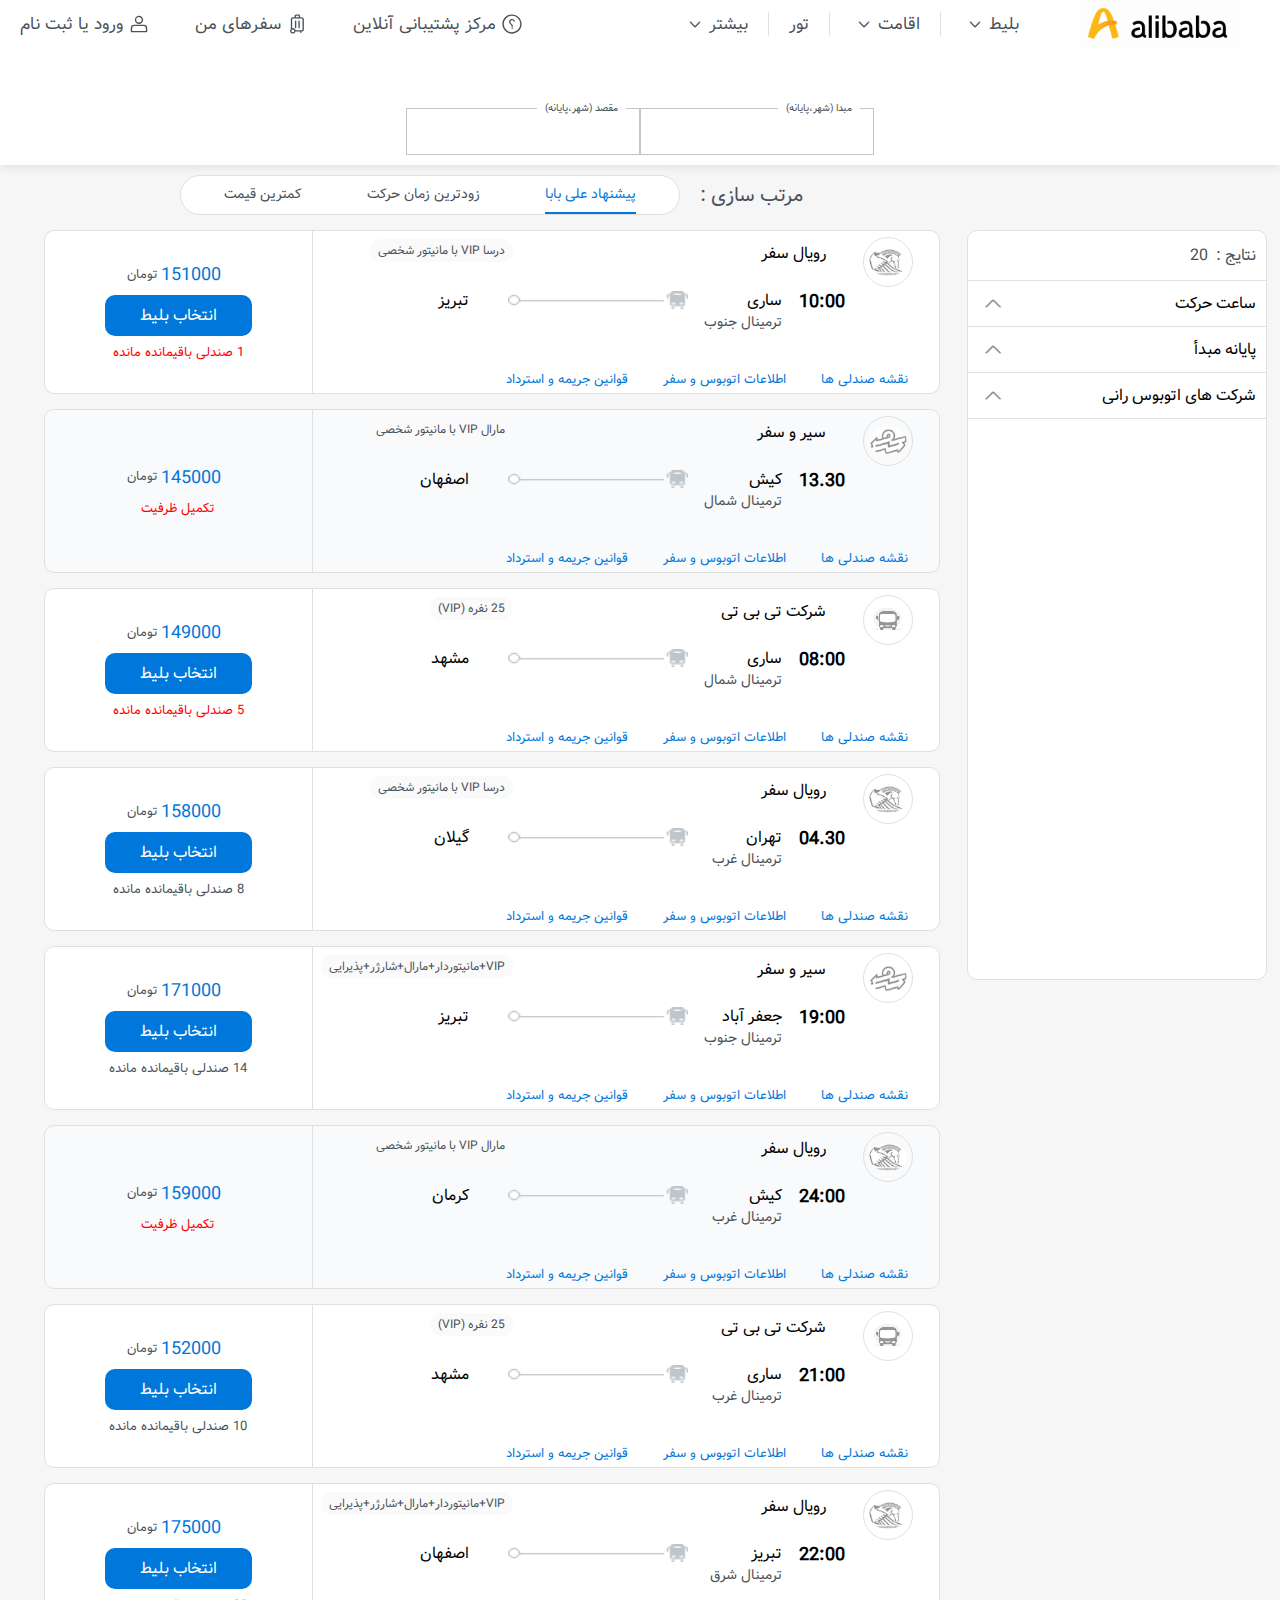
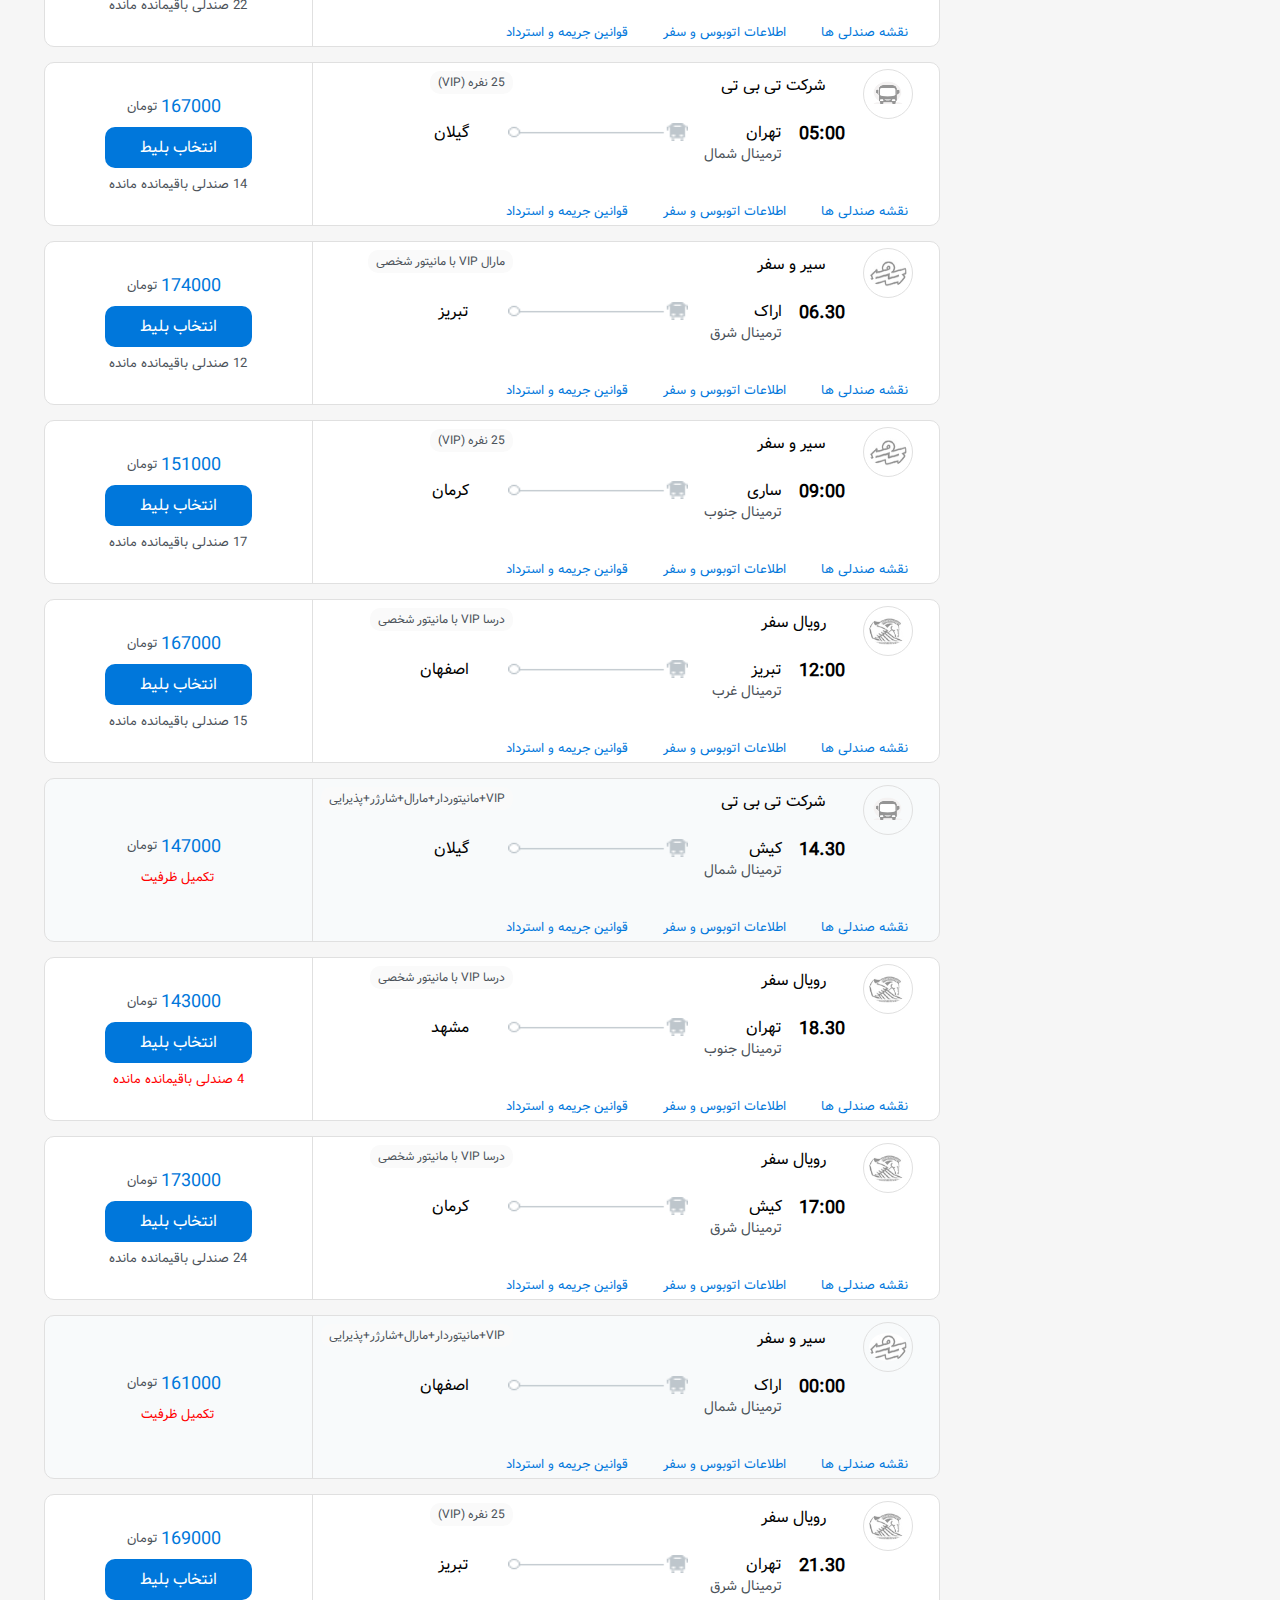
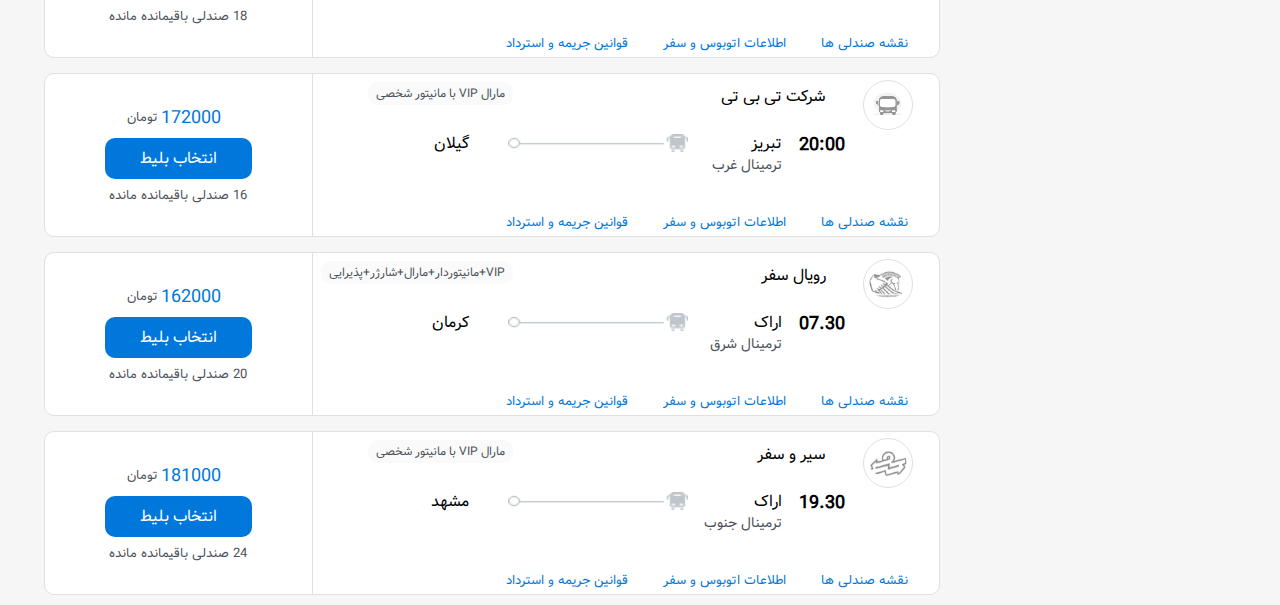
<file: index.htm>
<!DOCTYPE html>
<html>
<head>
    <meta charset="UTF-8">
    <meta http-equiv="X-UA-Compatible" content="IE=edge">
    <meta name="viewport" content="width=device-width, initial-scale=1.0">
    <link rel="stylesheet" href="style.css">
    <title>Ali Baba Mamad</title>
</head>
<body>
    <div id="header">
        <div class="container">
            <div class="top">
                <div class="left">
                    <div>ورود یا ثبت نام <svg viewBox="0 0 24 24" width="22px" height="22px" fill="#4b5259" ><path d="M17.25 12.75A3.75 3.75 0 0 1 21 16.5v3.75a.75.75 0 0 1-.75.75H3.75a.75.75 0 0 1-.75-.75V16.5a3.75 3.75 0 0 1 3.75-3.75h10.5Zm0 1.5H6.75A2.25 2.25 0 0 0 4.5 16.5v3h15v-3a2.25 2.25 0 0 0-2.118-2.246l-.132-.004ZM12 3a4.5 4.5 0 1 1 0 9 4.5 4.5 0 1 1 0-9Zm0 1.5a3 3 0 1 0-.001 5.999A3 3 0 0 0 12 4.5Z" ></path></svg></div>
                    <div id="myTravels" onclick="showMTM()">سفرهای من <svg viewBox="0 0 24 24" width="22px" height="22px" fill="#4b5259" ><path d="M13.875 1.5a1.5 1.5 0 0 1 1.496 1.388l.004.112v1.5h1.875a2.25 2.25 0 0 1 2.246 2.118l.004.132V18a2.25 2.25 0 0 1-2.118 2.246l-.132.004h-.375V21a.75.75 0 0 1-1.495.087L15.375 21v-.75h-4.97a3.001 3.001 0 0 1-2.755 2.246l-.15.004a3 3 0 0 1-2.25-4.984V6.75a2.25 2.25 0 0 1 2.118-2.246L7.5 4.5h1.875V3a1.5 1.5 0 0 1 1.388-1.496l.112-.004h3ZM7.5 18a1.5 1.5 0 1 0 0 3 1.5 1.5 0 0 0 0-3Zm9.75-12H7.5a.75.75 0 0 0-.745.663l-.005.087v9.845a3.004 3.004 0 0 1 3.655 2.155h6.845a.75.75 0 0 0 .745-.663L18 18V6.75a.75.75 0 0 0-.663-.745L17.25 6Zm-3 2.25a.75.75 0 0 1 .745.663L15 9v6.75a.75.75 0 0 1-1.495.088l-.005-.088V9a.75.75 0 0 1 .75-.75Zm-3.75 0a.75.75 0 0 1 .745.663L11.25 9v6.75a.75.75 0 0 1-1.495.088l-.005-.088V9a.75.75 0 0 1 .75-.75ZM13.875 3h-3v1.5h3V3Z"></path></svg></div>
                    <div>مرکز پشتیبانی آنلاین <svg viewBox="0 0 24 24" width="22px" height="22px" fill="#4b5259" ><path d="M12 1.5C6.2 1.5 1.5 6.2 1.5 12S6.2 22.5 12 22.5 22.5 17.8 22.5 12 17.8 1.5 12 1.5ZM12 3a9 9 0 0 1 9 9 9 9 0 0 1-9 9 9 9 0 0 1-9-9 9 9 0 0 1 9-9Zm.242 12.634a.72.72 0 0 0-.72.72v.36a.72.72 0 0 0 .636.715l.084.005a.72.72 0 0 0 .72-.72v-.36a.72.72 0 0 0-.72-.72Zm-.285-9.068c-.5 0-.943.07-1.33.208a2.664 2.664 0 0 0-.98.592c-.264.258-.467.57-.605.937a3.48 3.48 0 0 0-.206 1.229c0 .354.054.683.164.99.108.308.257.6.441.878.185.279.394.541.629.788.232.247.475.488.724.721.286.266.48.565.578.897.1.334.147.693.147 1.078h1.445a6.226 6.226 0 0 0-.079-.96 2.803 2.803 0 0 0-.226-.726 3.122 3.122 0 0 0-.41-.636 11.256 11.256 0 0 0-.627-.69 56.686 56.686 0 0 0-.511-.519 3.796 3.796 0 0 1-.43-.507 2.073 2.073 0 0 1-.403-1.268c0-.546.144-.973.43-1.283.287-.31.703-.464 1.25-.464.228 0 .448.03.659.09.21.059.396.153.56.28a1.4 1.4 0 0 1 .395.484c.1.195.148.428.148.698h1.444a2.797 2.797 0 0 0-.258-1.186 2.65 2.65 0 0 0-.678-.885 3.035 3.035 0 0 0-1.01-.555 4.033 4.033 0 0 0-1.26-.191Z" ></path></svg></div>
                </div>
                <div class="right">
                    <div class="ul-cat">
                        <div><img src="images/angle-down.png" width="28px"> بیشتر</div><div class="hr"></div>
                        <div>تور</div><div class="hr"></div>
                        <div><img src="images/angle-down.png" width="28px"> اقامت</div><div class="hr"></div>
                        <div><img src="images/angle-down.png" width="28px"> بلیط</div>
                    </div>
                    <img src="images/logo.gif" height="48px" >
                </div>
            </div>
            <div id="ticketInfo">
                <div><input type="text" id="maghsadInput" autocomplete="off"><div class="label">مقصد (شهر،پایانه)</div></div>
                <div><input type="text" id="mabdaInput" autocomplete="off"><div class="label">مبدا (شهر،پایانه)</div></div>
            </div>
        </div>
    </div>
    <div id="content">
        <div class="container">
            <div class="left">
                <div class="top">
                    <div id="sort">
                        <input type="radio" name="sort" id="sort1">
                        <label for="sort1">کمترین قیمت</label>
                        <input type="radio" name="sort" id="sort2">
                        <label for="sort2">زودترین زمان حرکت</label>
                        <input type="radio" name="sort" id="sort3" checked autocomplete="off">
                        <label for="sort3">پیشنهاد علی بابا</label>
                    </div>
                    <div id="sortTitle"> : مرتب سازی</div>
                </div>
                <div class="bottom"></div>
            </div>
            <div class="right">
                <div id="results"><div id="result"></div>&nbsp; : نتایج</div>
                <div class="incheck">
                    <input type="checkbox" id="c0">
                    <label for="c0">ساعت حرکت</label>
                    <div class="content">
                        <h4>از</h4>
                        <div id="timeFromOut">0:00</div>
                        <input type="range" id="timeFrom" min="0" max="24" step=".1" value="0" list="timeList" autocomplete="off">
                        <datalist id="timeList">
                            <option value="0"></option>
                            <option value=".3"></option><option value="1"></option><option value="1.3"></option><option value="2"></option>
                            <option value="2.3"></option><option value="3"></option><option value="3.3"></option><option value="4"></option>
                            <option value="4.3"></option><option value="5"></option><option value="5.3"></option><option value="6"></option>
                            <option value="6.3"></option><option value="7"></option><option value="7.3"></option><option value="8"></option>
                            <option value="8.3"></option><option value="9"></option><option value="9.3"></option><option value="10"></option>
                            <option value="10.3"></option><option value="11"></option><option value="11.3"></option><option value="12"></option>
                            <option value="12.3"></option><option value="13"></option><option value="13.3"></option><option value="14"></option>
                            <option value="14.3"></option><option value="15"></option><option value="15.3"></option><option value="16"></option>
                            <option value="16.3"></option><option value="17"></option><option value="17.3"></option><option value="18"></option>
                            <option value="18.3"></option><option value="19"></option><option value="19.3"></option><option value="20"></option>
                            <option value="20.3"></option><option value="21"></option><option value="21.3"></option><option value="22"></option>
                            <option value="22.3"></option><option value="23"></option><option value="23.3"></option><option value="24"></option>
                        </datalist>
                        <h4>تا</h4>
                        <div id="timeToOut">24:00</div>
                        <input type="range" id="timeTo" min="0" max="24" step=".1" value="24" list="timeList" autocomplete="off">
                    </div>
                </div>
                <div class="incheck">
                    <input type="checkbox" id="c1">
                    <label for="c1">پایانه مبدأ</label>
                    <div class="content">
                        <input type="checkbox" id="ter1" autocomplete="off" >
                        <label for="ter1">ترمینال شمال</label>
                        <input type="checkbox" id="ter2" autocomplete="off" >
                        <label for="ter2">ترمینال جنوب</label>
                        <input type="checkbox" id="ter3" autocomplete="off" >
                        <label for="ter3">ترمینال شرق</label>
                        <input type="checkbox" id="ter4" autocomplete="off" >
                        <label for="ter4">ترمینال غرب</label>
                        <input type="checkbox" id="allter" autocomplete="off" checked >
                        <label for="allter">همه</label>
                    </div>
                </div>
                <div class="incheck">
                    <input type="checkbox" id="c2">
                    <label for="c2">شرکت های اتوبوس رانی</label>
                    <div class="content">
                        <input type="checkbox" id="royal" autocomplete="off" >
                        <label for="royal">رویال سفر</label>
                        <input type="checkbox" id="seyr" autocomplete="off" >
                        <label for="seyr">سیر و سفر</label>
                        <input type="checkbox" id="tbt" autocomplete="off" >
                        <label for="tbt">شرکت تی بی تی</label>
                        <input type="checkbox" id="allcomp" autocomplete="off" checked >
                        <label for="allcomp">همه</label>
                    </div>
                </div>
            </div>
        </div>
    </div>
    <div id="selectTicketModal" class="">
        <div id="modalContainer">

        </div>
    </div>
    <div id="myTravelModal" class="">
        <div id="modalTravelContainer">
            <img src="images/close.png" id="closeMT" onclick="closeMTM()">
            <div id="myTravelsData"></div>
            <div id="payment">تایید و ادامه خرید</div>
        </div>
    </div>
    <script src="script.js"></script>
</body>
</html>
</file>
<file: style.css>
* {
    padding: 0;
    margin: 0;
    box-sizing: border-box;
    font-family: vazir;
    user-select: none;
}
body {background-color: #f6f6f6;}
@font-face {
    font-family: 'Vazir';
    src:url('font/vazir/Vazir.eot') format('eot'),
        url('font/vazir/Vazir.woff') format('woff'),
        url('font/vazir/Vazir.woff2') format('woff2'),
        url('font/vazir/Vazir.ttf') format('truetype');
    font-weight: normal;
    font-style: normal;
}
#header {
    width: 1280px;
    background-color: #fff;
    padding-bottom: 10px;
    box-shadow: 0 1px 10px #dcdcdc;
}
#header > .container {
    width: 1200px;
    height: 100%;
    margin: 0 auto;
    display: flex;
    flex-direction: column;
}
#header > .container > .top {
    display: flex;
    margin-bottom: 60px;
}
#header > .container > .top > div {
    width: 50%;
    display: flex;
    align-items: center;
    font-size: 17px;
    position: relative;
}
#header > .container > .top > .left > div , #header > .container > .top > .right > .ul-cat > div:not(.hr) {
    border-radius: 5px;
    padding: 5px 10px;
    margin: 0 10px;
    display: flex;
    align-items: center;
    color: #4b5259;
    cursor: pointer;
    white-space: nowrap;
}
#header > .container > .top > .right > .ul-cat {
    display: flex;
    align-items: center;
}
#header > .container > .top > .right > img {margin-right: 20px;}
#header > .container > .top > .left > div:hover , #header > .container > .top > .right > .ul-cat > div:hover {background-color: #f9f9f9;}
#header > .container > .top > .left > div > svg {margin: 0 5px;}
#header > .container > .top > .right {justify-content: space-around;}
#header > .container > .top > .right > .ul-cat > .hr {
    width: 1px;
    height: 24px;
    background-color: #e0e0e0;
}
#header > .container > #ticketInfo {
    display: flex;
    justify-content: center;
    align-items: center;
}
#header > .container > #ticketInfo > div > input {
    height: 47px;
    border: 1px solid #bec6cc;
    outline: none;
    font-size: 18px;
    text-align: right;
    padding-right: 5px ;
}
#header > .container > #ticketInfo > div {position: relative;}
#header > .container > #ticketInfo > div > .label {
    position: absolute;
    right: 6%;
    top: -15%;
    padding: 0 8px;
    font-size: 10px;
    color: #4b5259;
    background-color: #fff;
}
#header > .container > #ticketInfo > div > #maghsad , #header > .container > #ticketInfo > div > #mabda {
    width: 260px;
    border-radius: 7px 0 0 7px;
}
#header > .container > #ticketInfo > div > #mabda {
    border-radius: 0 7px 7px 0;
    border-left: none;
}
#content > .container {
    width: 1200px;
    height: 100%;
    margin: 0 auto;
    display: flex;
    justify-content: space-around;
    padding: 10px 0;
}
#content > .container > .right {
    width: 300px;
    height: 750px;
    border-radius: 10px;
    background-color: #fff;
    border: 1px solid #e0e0e0;
    margin-top: 55px;
    position: sticky;
    top: 3%;
}
#content > .container > .left {
    width: 70%;
    display: flex;
    flex-direction: column;
    margin-left: 30px;
}
#content > .container > .left > .top {
    display: flex;
    align-items: center;
    justify-content: center;
}
#content > .container > .left > .top > #sortTitle {
    color: #4b5259;
    font-size: 20px;
    margin: 0 10px;
    white-space: nowrap;
}
#content > .container > .left > .top > #sort{ 
    display: flex;
    align-items: center;
    justify-content: space-around;
    background-color: #fff;
    border-radius: 50px;
    width: 500px;
    height: 40px;
    padding: 0 10px;
    border: 1px solid #e0e0e0;
    margin: 0 10px;
}
#content > .container > .left > .top > #sort > label {
    margin: 0 10px;
    height: 38px;
    color: #4b5259;
    display: flex;
    justify-content: center;
    align-items: center;
    font-size: 14px;
    border-bottom: 2px solid transparent;
    cursor: pointer;
    white-space: nowrap;
}
#content > .container > .left > .top > #sort > input {display: none;}
#content > .container > .left > .top > #sort > input:checked + label {
    color: #0077db;
    border-bottom: 2px solid #0077db;
}
#content > .container > .right > #results {
    display: flex;
    align-items: center;
    justify-content: flex-end;
    padding-right: 10px;
    height: 50px;
    border-bottom: 1px solid #e0e0e0;
    color: #4b5259;
}
#content > .container > .right > .incheck > input {display:none;}
#content > .container > .right > .incheck > input:checked + label {background-image:url("./images/right.png");}
#content > .container > .right > .incheck > input:checked ~ .content {height:170px;}
#content > .container > .right > .incheck:nth-child(3) > input:checked ~ .content {height:220px;}
#content > .container > .right > .incheck > label {
	display:flex;
    justify-content: flex-end;
	background:url("./images/up.png") no-repeat 5% 60%;
	background-size:25px;
	cursor:pointer;
    padding: 10px;
}
#content > .container > .right > .incheck > .content {
    display: flex;
    flex-direction: column;
    justify-content: center;
    padding: 0 10px;
	height: 0px;
	transition:0.5s;
    position: relative;
	overflow:hidden;
    border-bottom: 1px solid #e0e0e0;
}
#content > .container > .right > .incheck > .content > input[type=range] {
    appearance: none;
    height: 8px;
    background-color: #ccc;
    border-radius: 15px;
    margin: 20px 0;
}
#content > .container > .right > .incheck > .content > input[type=range]::-moz-range-thumb {
    background-image: url(images/range.png);
    background-size: 100% 100% ;
    padding: 1px;
    border-radius: 50%;
    border: none;
    cursor: pointer;
}
#content > .container > .right > .incheck > .content > input[type=range]::-moz-range-progress {
    background-color: #ff8c00;
    height: 8px;
    border-radius: 15px;
}
#content > .container > .right > .incheck > .content > h4 {
    direction: rtl;
    margin-bottom: -20px;
}
#content > .container > .right > .incheck > .content > input[type=checkbox] {display:none;}
#content > .container > .right > .incheck > .content > input[type=checkbox]:checked + label {
    background-image:url("./images/checkbox-checked.png");
	background-size:26px;
}
#content > .container > .right > .incheck > .content > label {
	display:flex;
    justify-content: flex-end;
	background:url("./images/checkbox.png") no-repeat 5% 60%;
	background-size:20px;
	cursor:pointer;
    padding: 10px;
}
#content > .container > .left > .bottom > .ticket {
    width: 100%;
    height: 164px;
    background-color: #fff;
    border: 1px solid #e0e0e0;
    border-radius: 10px;
    display: flex;
    margin-top: 15px;
}
#content > .container > .left > .bottom > .ticket > .left {
    width: 30%;
    border-right: 1px solid #e0e0e0;
    display: flex;
    flex-direction: column;
    align-items: center;
    justify-content: center;
}
#content > .container > .left > .bottom > .ticket > .left > div {margin: 3px 0;}
#content > .container > .left > .bottom > .ticket > .left > .price {
    font-size: 18px;
    color: #0077db;
    position: relative;
    right: -5%;
}
#content > .container > .left > .bottom > .ticket > .left > .price::before {
    content: "تومان";
    font-size: 13px;
    color: #4b5259;
    position: absolute;
    right: 105%;
    bottom: 15%;
}
#content > .container > .left > .bottom > .ticket > .left > .chair-counter {
    font-size: 13px;
    color: #4b5259;
    direction: rtl;
}
#content > .container > .left > .bottom > .ticket > .left > .select-ticket {
    padding: 8px 35px;
    border-radius: 10px;
    background-color: #0077db;
    cursor: pointer;
    color: #fff;
    transition: .4s;
}
#content > .container > .left > .bottom > .ticket > .left > .select-ticket:hover {background-color: rgb(0, 86, 158);}
#content > .container > .left > .bottom > .ticket > .right {
    width: 70%;
    position: relative;
}
#content > .container > .left > .bottom > .ticket > .right > .companyImg , #selectTicketModal > #modalContainer > #selTicket > .right > .companyImg {
    width: 50px; 
    height: 50px;
    padding: 10px 5px;
    position: absolute;
    right: 4%;
    top: 4%;
    border-radius: 50%;
    border: 1px solid #e0e0e0;
}
#content > .container > .left > .bottom > .ticket > .right > .companyName , #selectTicketModal > #modalContainer > #selTicket > .right > .companyName {
    position: absolute;
    right: 18%;
    top: 6%;
}
#content > .container > .left > .bottom > .ticket > .right > .busType , #selectTicketModal > #modalContainer > #selTicket > .right > .busType {
    font-size: 12px;
    color: #4b5259;
    padding: 2px 8px;
    background-color: #fafafa;
    border-radius: 10px;
    direction: rtl;
    position: absolute;
    right: 68%;
    top: 5%;
}
#content > .container > .left > .bottom > .ticket > .right > .maghsad , #selectTicketModal > #modalContainer > #selTicket > .right > .maghsad  {
    position: absolute;
    right: 75%;
    top: 35%;
}
#content > .container > .left > .bottom > .ticket > .right > .mabda , #selectTicketModal > #modalContainer > #selTicket > .right > .mabda {
    position: absolute;
    right: 25%;
    top: 35%;
}
#content > .container > .left > .bottom > .ticket > .right > .terminal , #selectTicketModal > #modalContainer > #selTicket > .right > .terminal {
    position: absolute;
    right: 25%;
    bottom: 37%;
    font-size: 14px;
    color: #4b5259;
}
#content > .container > .left > .bottom > .ticket > .right > .travelImg , #selectTicketModal > #modalContainer > #selTicket > .right > .travelImg {
    position: absolute;
    right: 40%;
    top: 37%;
    width: 180px;
    height: 18px;
}
#content > .container > .left > .bottom > .ticket > .right > .travelTime , #selectTicketModal > #modalContainer > #selTicket > .right > .travelTime  {
    position: absolute;
    right: 15%;
    top: 35%;
    font-size: 18px;
    font-weight: 600;
}
#content > .container > .left > .bottom > .ticket > .right > .bottom {
    position: absolute;
    bottom: 2%;
    right: 2%;
    display: flex;
    justify-content: space-around;
    width: 70%;
    font-size: 13px;
    color: #0077db;
}
#content > .container > .left > .bottom > .ticket > .right > .bottom > div {cursor: pointer;}
#selectTicketModal {
    width: 100%;
    height: 100%;
    background-color: #f6f6f6;
    position: fixed;
    left: -500%;
    top: 0;
    transition: .4s;
}
#selectTicketModal > #modalContainer {
    width: 1200px;
    margin: 0 auto;
}
#selectTicketModal.showModal {left: 0;}
#selectTicketModal > #modalContainer > #selTicket {
    width: 85%;
    height: 215px;
    margin: 20px auto;
    border-radius: 10px;
    background-color: #fff;
    box-shadow: 0 0 1px #c9c9c9;
    display: flex;
    position: relative;
}
#selectTicketModal > #modalContainer > #selTicket > .left {
    width: 30%;
    height: 100%;
    padding-bottom: 50px;
    border-right: 1px solid #ddd;
    display: flex;
    flex-direction: column;
    justify-content: space-around;
    align-items: center;
}
#selectTicketModal > #modalContainer > #selTicket > .left > .changeTicket {
    padding: 5px 50px;
    border: 2px solid #0077db;
    color: #0077db;
    border-radius: 10px;
    cursor: pointer;
    transition: .5s;
}
#selectTicketModal > #modalContainer > #selTicket > .left > .changeTicket:hover {background-color: #f2f2f2;}
#selectTicketModal > #modalContainer > #selTicket > .left > div {
    margin: 10px 0;
    color: #8f8f8f;
}
#selectTicketModal > #modalContainer > #selTicket > .left > div:nth-child(2) {
    border-bottom: 1px solid #ccc;
    padding-bottom: 10px;
}
#selectTicketModal > #modalContainer > #selTicket > .right > .companyImg {
    top: 30%;
    right: 2%;
}
#selectTicketModal > #modalContainer > #selTicket > .right > .busType {
    right: 10%;
    top: 30%;
}
#selectTicketModal > #modalContainer > #selTicket > .right > .companyName {
    right: 34%;
    top: 30%;
}
#selectTicketModal > #modalContainer > #selTicket > .right > .maghsad {
    right: 42%;
    top: 45%;
}
#selectTicketModal > #modalContainer > #selTicket > .right > .mabda {
    right: 18%;
    top: 45%;
}
#selectTicketModal > #modalContainer > #selTicket > .right > .terminal {
    right: 20%;
    top: 57%;
}
#selectTicketModal > #modalContainer > #selTicket > .right > .terminal {
    right: 20%;
    top: 57%;
}
#selectTicketModal > #modalContainer > #selTicket > .right > .travelImg {
    right: 25%;
    top: 47%;
    width: 150px;
}
#selectTicketModal > #modalContainer > #selTicket > .right > .travelTime {
    right: 11%;
    top: 45%;
}
#selectTicketModal > #modalContainer > #selTicket > #addMyTravel {
    position: absolute;
    left: 2%;
    bottom: -25%;
    padding: 5px 50px;
    border: 2px solid #0077db;
    color: #ffffff;
    background-color: #0077db;
    border-radius: 10px;
    cursor: pointer;
}
#selectTicketModal > #modalContainer > #closeModal2 {
    width: 40px;
    cursor: pointer;
    position: absolute;
    left: 2%;
    top: 2%;
}
#myTravelModal {
    position: fixed;
    top: 0;
    right: -100%;
    width: 100%;
    height: 100%;
    background-color: #f5f5f5;
    transition: .3s;
}
#myTravelModal.showMTDModal {right: 0;}
#myTravelModal > #modalTravelContainer {
    width: 1200px;
    height: 100%;
    margin: 0 auto;
    position: relative;
}
#myTravelModal > #modalTravelContainer > #closeMT {
    width: 30px;
    cursor: pointer;
    position: absolute;
    left: 30px;
    top: 30px;
}
#myTravelModal > #modalTravelContainer > #payment {
    position: absolute;
    bottom: 10px;
    right: 20px;
    border-radius: 10px;
    padding: 5px 15px;
    background-color: #00d37b;
    transition: .3s;
    color: #fff;
    cursor: pointer;
}
#myTravelModal > #modalTravelContainer > #payment:hover {background-color: #009456;}
#myTravelModal > #modalTravelContainer > #myTravelsData {
    display: flex;
    flex-wrap: wrap;
    width: 80%;
    margin: 0 auto;
    padding-top: 10px;
}
#myTravelModal > #modalTravelContainer > #myTravelsData > .myTicket {
    width: 49%;
    height: 200px;
    border: 2px solid #000;
    position: relative;
    margin: 5px;
}
#myTravelModal > #modalTravelContainer > #myTravelsData > .myTicket > div {position: absolute;}
#myTravelModal > #modalTravelContainer > #myTravelsData > .myTicket > .mabda {
    left: 20px;
    top: 10px;
    text-align: center;
    direction: rtl;
}
#myTravelModal > #modalTravelContainer > #myTravelsData > .myTicket > .maghsad {
    right: 20px;
    top: 10px;
    text-align: center;
    direction: rtl;
}
#myTravelModal > #modalTravelContainer > #myTravelsData > .myTicket > .companyName {
    left: 40%;
    top: 5px;
    font-size: 24px;
    text-align: center;
}
#myTravelModal > #modalTravelContainer > #myTravelsData > .myTicket > .travelTime {
    right: 44%;
    top: 50px;
    text-align: center;
}
#myTravelModal > #modalTravelContainer > #myTravelsData > .myTicket > .busType {
    right: 20px;
    top: 120px;
    text-align: center;
}
#myTravelModal > #modalTravelContainer > #myTravelsData > .myTicket > .price {
    right: 20px;
    bottom: 10px;
    font-size: 20px;
    text-align: center;
}
#myTravelModal > #modalTravelContainer > #myTravelsData > .myTicket > .tedad {
    left: 20px;
    bottom: 10px;
    font-size: 22px;
    text-align: center;
}
@media screen and (max-width:1280px)  {
    #header > .container , #content > .container {width: 100%;}
    #header , #content {width: 100%;}
    #selectTicketModal > #modalContainer {width: 100%;}
    #myTravelModal > #modalTravelContainer {width: 100%;}
}
@media screen and (min-width:1280px)  {#header {width: 100%;}}
@media screen and (max-width:1178px)  {
    #header > .container > .top > .right > .ul-cat {display: none;}
    #header > .container > #ticketInfo > div > #maghsad , #header > .container > #ticketInfo > div > #mabda {
        width: 205px;
    }
}
</file>
